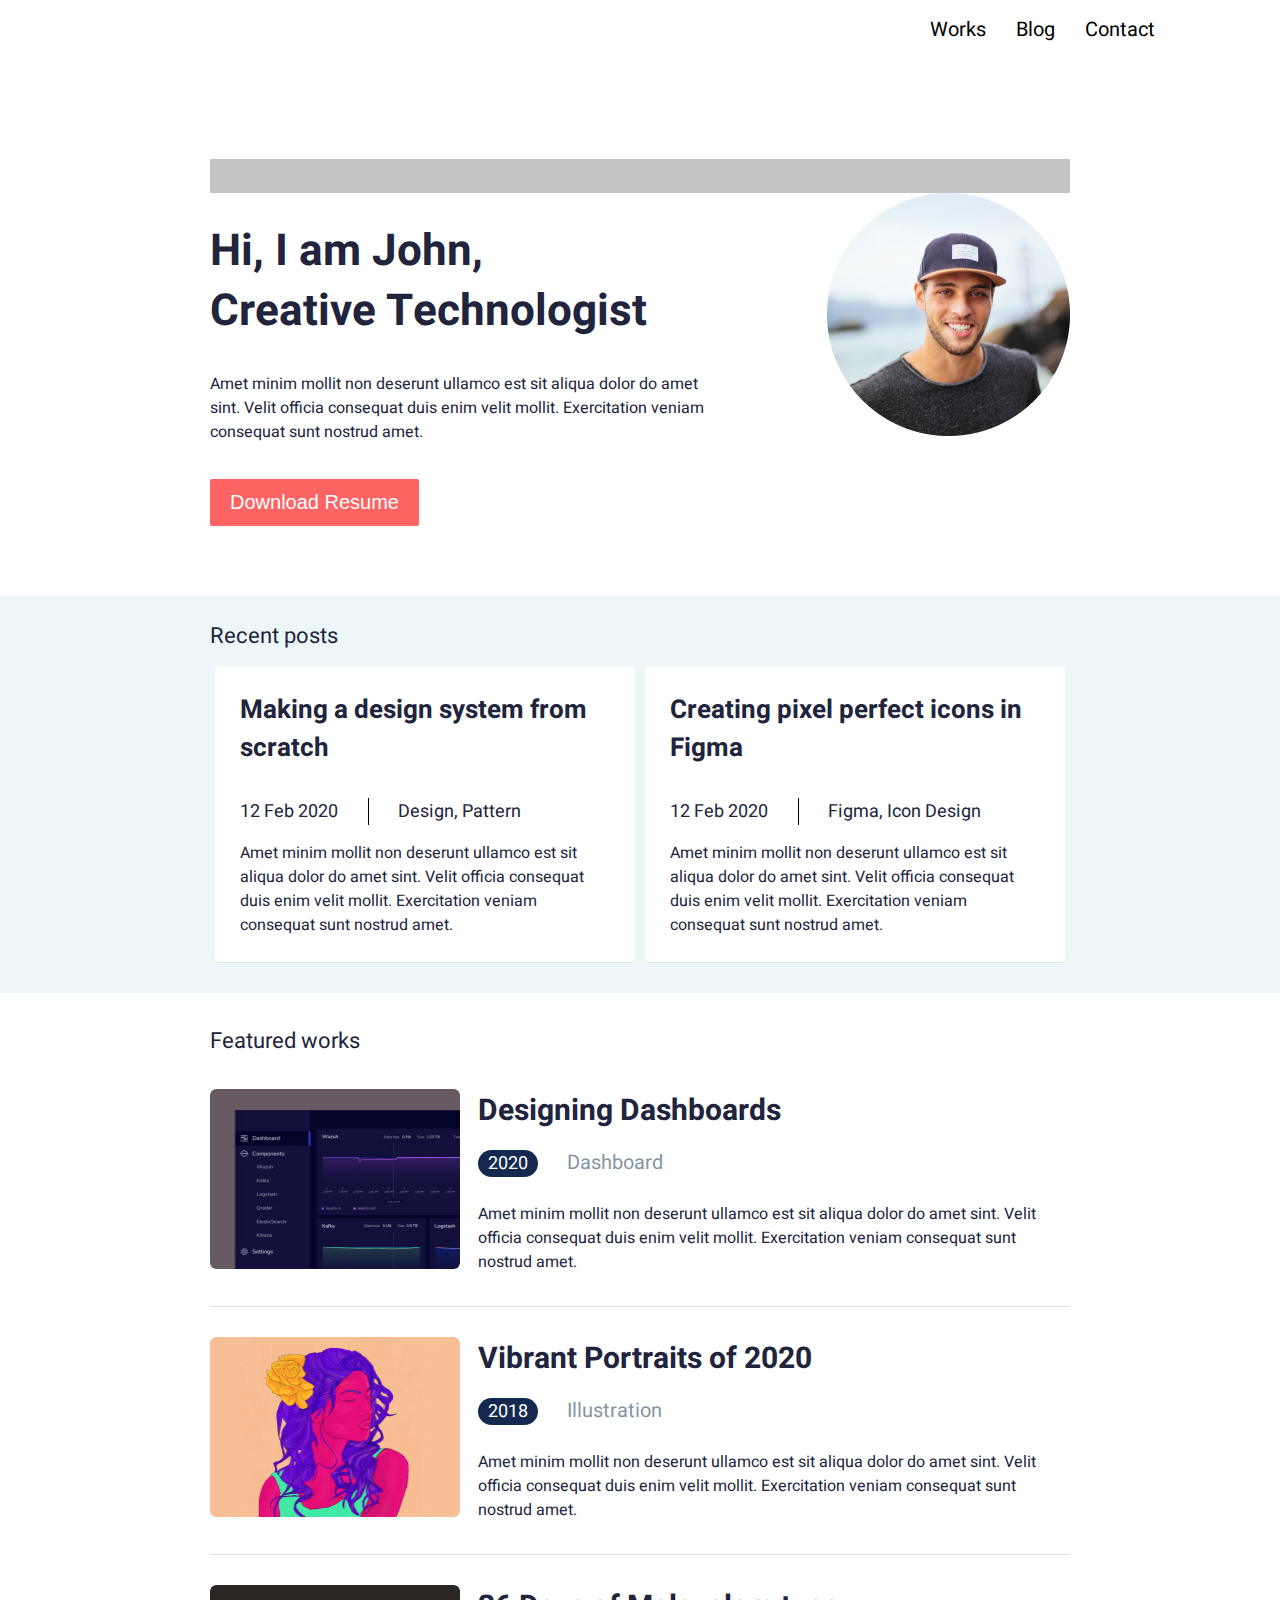
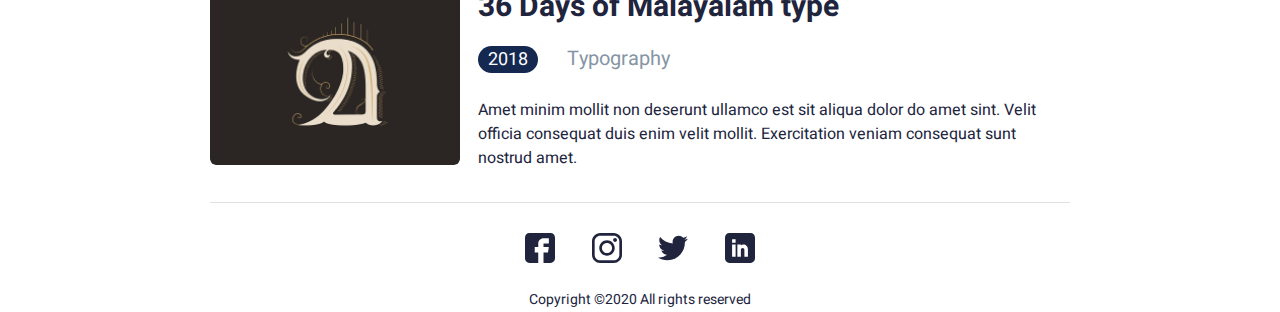
<file: index.html>
<!DOCTYPE html>
<html lang="en">
<head>
    <meta charset="UTF-8">
    <meta http-equiv="X-UA-Compatible" content="IE=edge">
    <meta name="viewport" content="width=device-width, initial-scale=1.0">
    <title>Document</title>
    <link rel="preconnect" href="https://fonts.googleapis.com">
    <link rel="preconnect" href="https://fonts.gstatic.com" crossorigin>
    <link href="https://fonts.googleapis.com/css2?family=Heebo:wght@400;700&display=swap" rel="stylesheet">
    <link rel="stylesheet" href="style.css">
</head>
<body>
    <header>
        
        <nav class="menu">
            <button class="burger"></button>
            <a href="works.html">Works</a>
            <a href="blog.html">Blog</a>
            <a href="#">Contact</a>
        </nav>
        <div class="container about-user">
            <div>
                <h1>Hi, I am John,<br>
                Creative Technologist</h1>
                <p>Amet minim mollit non deserunt ullamco est sit aliqua dolor do amet sint. Velit officia consequat duis enim velit mollit. Exercitation veniam consequat sunt nostrud amet.</p>
                <button class="btn">Download Resume</button>
            </div>
            <img src="images/my-photo.jpg" alt="photo">
        </div>
    </header>

    <section class="section-posts">
        <div class="container">
            <h2>Recent posts</h2>
            <div class="blocks-posts">
                <div class="post">
                    <h4><a href="#">Making a design system from scratch</a></h4>
                    <span class="date">12 Feb 2020</span>
                    <span class="topic">Design, Pattern</span>
                    <p>Amet minim mollit non deserunt ullamco est sit aliqua dolor do amet sint. Velit officia consequat duis enim velit
                    mollit. Exercitation veniam consequat sunt nostrud amet.</p>
                </div>
                <!-- ./post -->
                <div class="post">
                    <h4><a href="#">Creating pixel perfect icons in Figma</a></h4>
                    <span class="date">12 Feb 2020</span>
                    <span class="topic">Figma, Icon Design</span>
                    <p>Amet minim mollit non deserunt ullamco est sit aliqua dolor do amet sint. Velit officia consequat duis enim velit
                    mollit. Exercitation veniam consequat sunt nostrud amet.</p>
                </div>
                <!-- ./post -->
                
            </div>
        </div>
    </section>

    <section>
        <div class="container">
            <h2>Featured works</h2>
            <div class="featured-works">
                <div class="work">
                    <a href="./works-pages/article-page.html">
                        <img src="images/1.jpg" alt="image">
                    </a>
                    <div class="descpition">
                        <h3>
                            <a href="./works-pages/article-page.html">Designing Dashboards</a>
                        </h3>
                        <span class="badge">2020</span>
                        <span class="topic">Dashboard</span>
                        <p>Amet minim mollit non deserunt ullamco est sit aliqua dolor do amet sint. Velit officia consequat duis enim velit
                        mollit. Exercitation veniam consequat sunt nostrud amet.</p>
                    </div>
                    <!-- /.descpition -->
                </div>
                <!-- /.work -->
                <div class="work">
                    <a href="./works-pages/article-page1.html">
                        <img src="images/2.jpg" alt="image">
                    </a>
                    <div class="descpition">
                        <h3>
                            <a href="./works-pages/article-page1.html">Vibrant Portraits of 2020</a>
                        </h3>
                        <span class="badge">2018</span>
                        <span class="topic">Illustration</span>
                        <p>Amet minim mollit non deserunt ullamco est sit aliqua dolor do amet sint. Velit officia consequat duis enim velit
                        mollit. Exercitation veniam consequat sunt nostrud amet.</p>
                    </div>
                    <!-- /.descpition -->
                </div>
                <!-- /.work -->
                <div class="work">
                    <a href="./works-pages/article-page2.html">
                        <img src="images/3.jpg" alt="image">
                    </a>
                    <div class="descpition">
                        <h3>
                            <a href="./works-pages/article-page2.html">36 Days of Malayalam type</a>
                        </h3>
                        <span class="badge">2018</span>
                        <span class="topic">Typography</span>
                        <p>Amet minim mollit non deserunt ullamco est sit aliqua dolor do amet sint. Velit officia consequat duis enim velit
                        mollit. Exercitation veniam consequat sunt nostrud amet.</p>
                    </div>
                    <!-- /.descpition -->
                </div>
                <!-- /.work -->
            </div>
            <!-- /.featured-works -->
        </div>
    </section>

    <footer>
        <div class="socials">
            <a href="https://www.facebook.com/nataliia.lebiha" class="icon fb"></a>
            <a href="https://www.instagram.com/natali_lebiga/?igshid=ZDdkNTZiNTM%3D" class="icon inst"></a>
            <a href="https://twitter.com/Izabell85244090" class="icon tw"></a>
            <a href="https://www.linkedin.com/in/nataliia-lebiha/" class="icon in"></a>
        </div>
        <p>Copyright ©2020 All rights reserved</p>
    </footer>

</body>
</html>
</file>
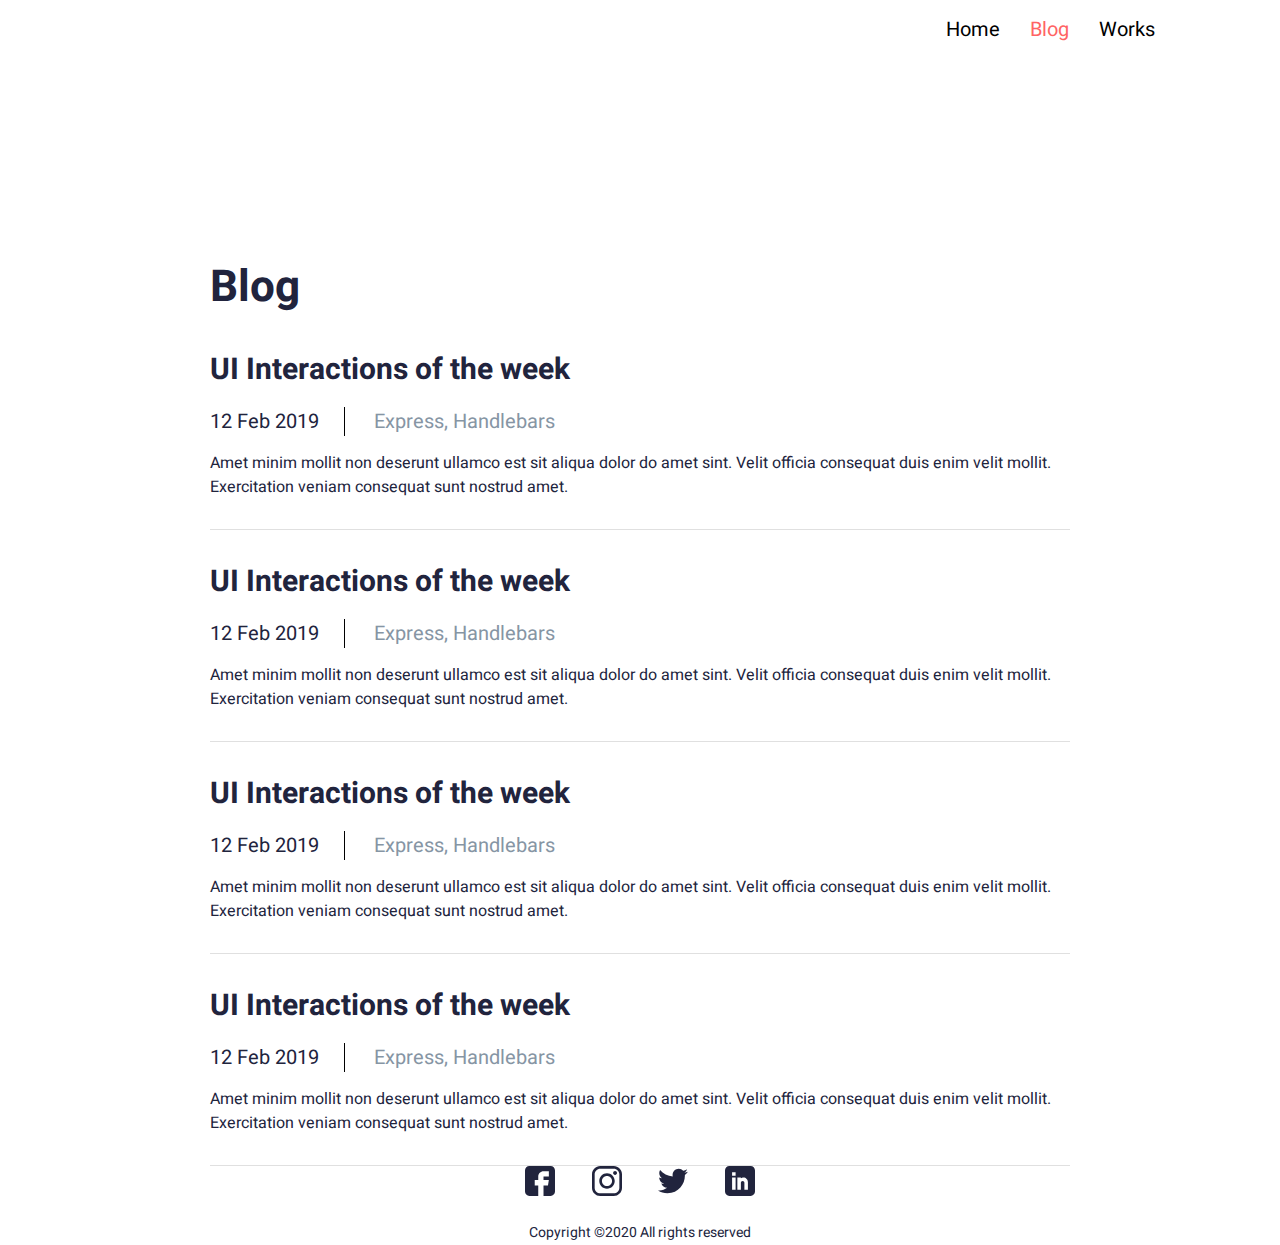
<file: blog.html>
<!DOCTYPE html>
<html lang="en">

<head>
    <meta charset="UTF-8">
    <meta http-equiv="X-UA-Compatible" content="IE=edge">
    <meta name="viewport" content="width=device-width, initial-scale=1.0">
    <title>Document</title>
    <link rel="preconnect" href="https://fonts.googleapis.com">
    <link rel="preconnect" href="https://fonts.gstatic.com" crossorigin>
    <link href="https://fonts.googleapis.com/css2?family=Heebo:wght@400;700&display=swap" rel="stylesheet">
    <link rel="stylesheet" href="style.css">
</head>

<body>
    <header>
        <nav class="menu">
            <button class="burger"></button>
            <a href="/">Home</a>
            <a href="#" class="active">Blog</a>
            <a href="works.html">Works</a>
        </nav>
      
    </header>
    
    <section>
        <div class="container">
            <h1>Blog</h1>
            <div class="posts-container">
                <div class="post">
                    <h3><a href="#"></a>UI Interactions of the week</h3>
                    <span class="date">12 Feb 2019</span>
                    <span class="topic">Express, Handlebars</span>
                    <p>Amet minim mollit non deserunt ullamco est sit aliqua dolor do amet sint. Velit officia consequat duis enim velit
                    mollit. Exercitation veniam consequat sunt nostrud amet.</p>   
                </div>
                <!--/.post-->
                <div class="post">
                    <h3><a href="#">UI Interactions of the week</a></h3>
                    <span class="date">12 Feb 2019</span>
                    <span class="topic">Express, Handlebars</span>
                    <p>Amet minim mollit non deserunt ullamco est sit aliqua dolor do amet sint. Velit officia consequat duis enim velit
                    mollit. Exercitation veniam consequat sunt nostrud amet.</p>
                </div>
                <!--/.post-->
                <div class="post">
                    <h3><a href="#">UI Interactions of the week</a></h3>
                    <span class="date">12 Feb 2019</span>
                    <span class="topic">Express, Handlebars</span>
                    <p>Amet minim mollit non deserunt ullamco est sit aliqua dolor do amet sint. Velit officia consequat duis enim velit
                    mollit. Exercitation veniam consequat sunt nostrud amet.</p>
                </div>
                <!--/.post-->
                <div class="post">
                    <h3><a href="#">UI Interactions of the week</a></h3>
                    <span class="date">12 Feb 2019</span>
                    <span class="topic">Express, Handlebars</span>
                    <p>Amet minim mollit non deserunt ullamco est sit aliqua dolor do amet sint. Velit officia consequat duis enim velit
                    mollit. Exercitation veniam consequat sunt nostrud amet.</p>
                </div>
                <!--/.post-->
            </div>
            <!--/.posts-container-->
        </div>
    </section>
    
    <footer>
        <div class="socials">
            <a href="https://www.facebook.com/nataliia.lebiha" class="icon fb"></a>
            <a href="https://www.instagram.com/natali_lebiga/?igshid=ZDdkNTZiNTM%3D" class="icon inst"></a>
            <a href="https://twitter.com/Izabell85244090" class="icon tw"></a>
            <a href="https://www.linkedin.com/in/nataliia-lebiha/" class="icon in"></a>
        </div>
        <p>Copyright ©2020 All rights reserved</p>
    </footer>
</body>

</html>
</file>
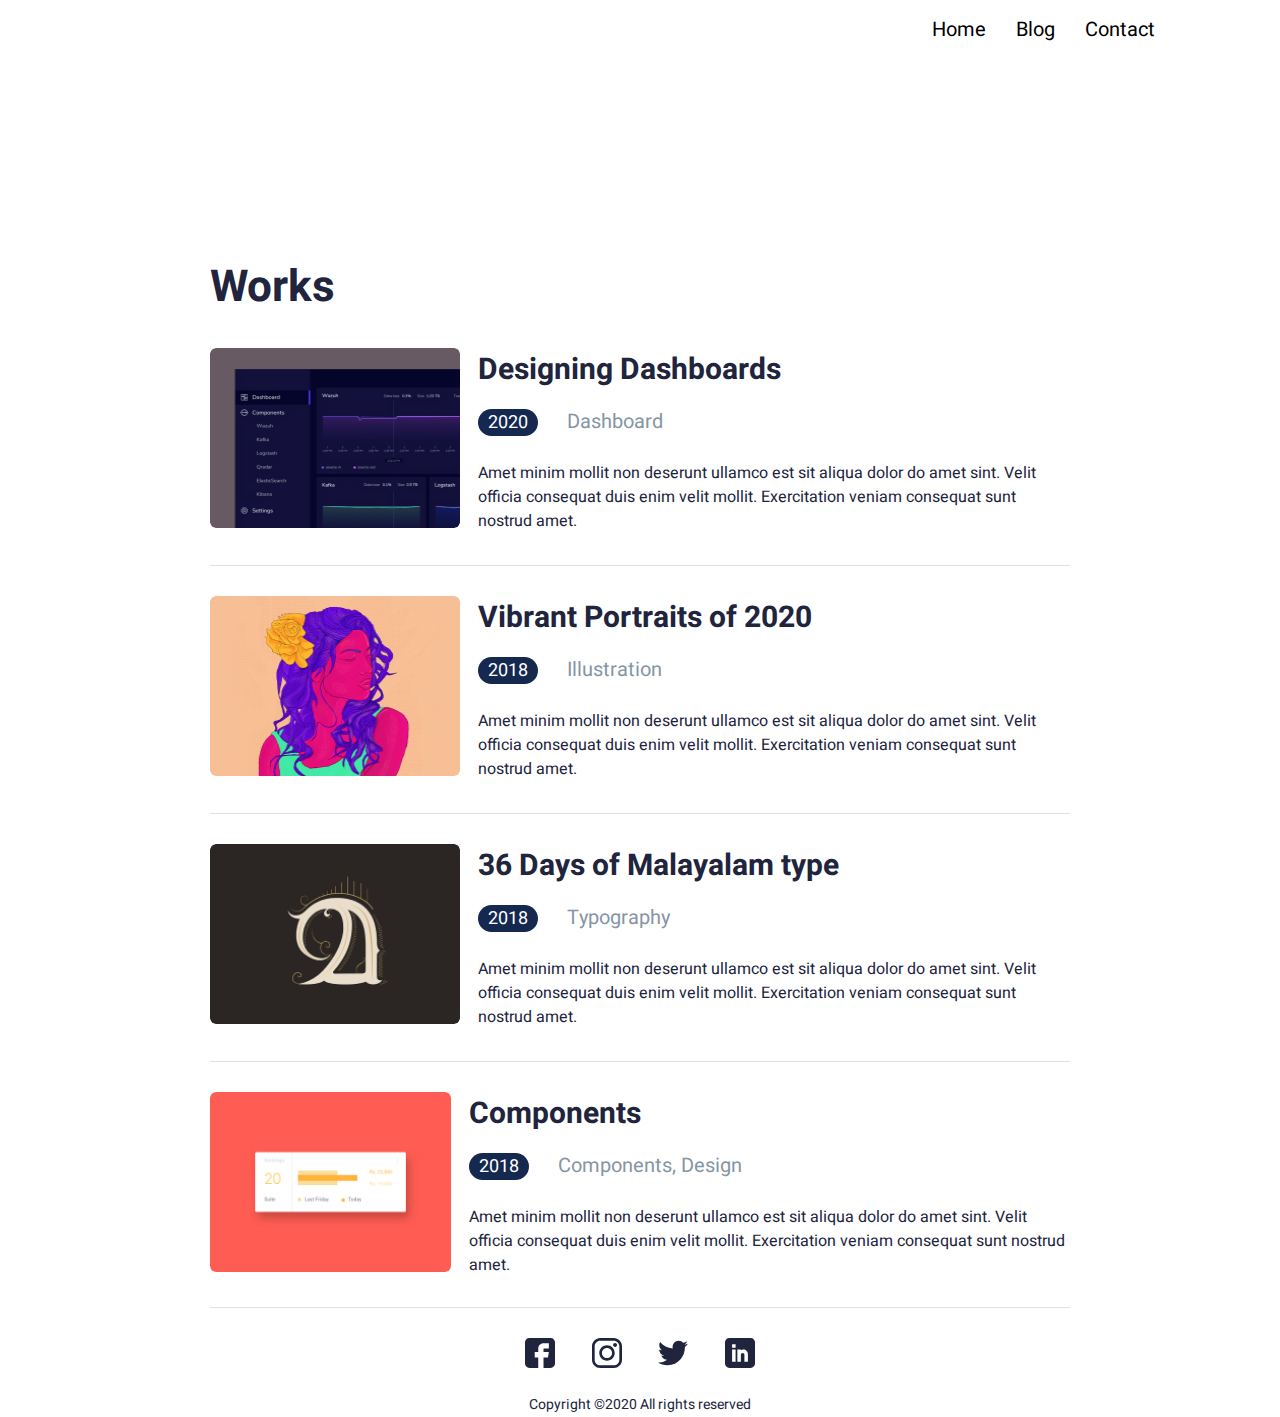
<file: works.html>
<!DOCTYPE html>
<html lang="en">
<head>
    <meta charset="UTF-8">
    <meta http-equiv="X-UA-Compatible" content="IE=edge">
    <meta name="viewport" content="width=device-width, initial-scale=1.0">
    <title>Document</title>
    <link rel="preconnect" href="https://fonts.googleapis.com">
    <link rel="preconnect" href="https://fonts.gstatic.com" crossorigin>
    <link href="https://fonts.googleapis.com/css2?family=Heebo:wght@400;700&display=swap" rel="stylesheet">
    <link rel="stylesheet" href="style.css">
</head>
<body>
    <header>

        <nav class="menu">
            <button class="burger"></button>
            <a href="/">Home</a>
            <a href="blog.html">Blog</a>
            <a href="#">Contact</a>
        </nav>
    </header>
    <section class="works-page">
        <div class="container">
            <h1>Works</h1>
            <div class="featured-works">
                <div class="work">
                    <a href="works-pages/article-page.html">
                        <img src="images/1.jpg" alt="image">
                    </a>
                    <div class="descpition">
                        <h3>
                            <a href="works-pages/article-page.html">Designing Dashboards</a>
                        </h3>
                        <span class="badge">2020</span>
                        <span class="topic">Dashboard</span>
                        <p>Amet minim mollit non deserunt ullamco est sit aliqua dolor do amet sint. Velit officia consequat duis enim velit
                        mollit. Exercitation veniam consequat sunt nostrud amet.</p>
                    </div>
                    <!-- /.descpition -->
                </div>
                <!-- /.work -->
                <div class="work">
                    <a href="works-pages/article-page1.html">
                        <img src="images/2.jpg" alt="image">
                    </a>
                    <div class="descpition">
                        <h3>
                            <a href="works-pages/article-page1.html">Vibrant Portraits of 2020</a>
                        </h3>
                        <span class="badge">2018</span>
                        <span class="topic">Illustration</span>
                        <p>Amet minim mollit non deserunt ullamco est sit aliqua dolor do amet sint. Velit officia consequat duis enim velit
                        mollit. Exercitation veniam consequat sunt nostrud amet.</p>
                    </div>
                    <!-- /.descpition -->
                </div>
                <!-- /.work -->
                <div class="work">
                    <a href="works-pages/article-page2.html">
                        <img src="images/3.jpg" alt="image">
                    </a>
                    <div class="descpition">
                        <h3>
                            <a href="works-pages/article-page2.html">36 Days of Malayalam type</a>
                        </h3>
                        <span class="badge">2018</span>
                        <span class="topic">Typography</span>
                        <p>Amet minim mollit non deserunt ullamco est sit aliqua dolor do amet sint. Velit officia consequat duis enim velit
                        mollit. Exercitation veniam consequat sunt nostrud amet.</p>
                    </div>
                    <!-- /.descpition -->
                </div>
                <!-- /.work -->
                <div class="work">
                    <img src="images/4.jpg" alt="image">
                    <div class="descpition">
                        <h3>Components</h3>
                        <span class="badge">2018</span>
                        <span class="topic">Components, Design</span>
                        <p>Amet minim mollit non deserunt ullamco est sit aliqua dolor do amet sint. Velit officia consequat duis enim velit
                        mollit. Exercitation veniam consequat sunt nostrud amet.</p>
                    </div>
                    <!-- /.descpition -->
                </div>
                <!-- /.work -->
            </div>
            <!-- /.featured-works -->
        </div>
    </section>

    <footer>
        <div class="socials">
            <a href="https://www.facebook.com/nataliia.lebiha" class="icon fb"></a>
            <a href="https://www.instagram.com/natali_lebiga/?igshid=ZDdkNTZiNTM%3D" class="icon inst"></a>
            <a href="https://twitter.com/Izabell85244090" class="icon tw"></a>
            <a href="https://www.linkedin.com/in/nataliia-lebiha/" class="icon in"></a>
        </div>
        <p>Copyright ©2020 All rights reserved</p>
    </footer>
</body>
</html>
</file>
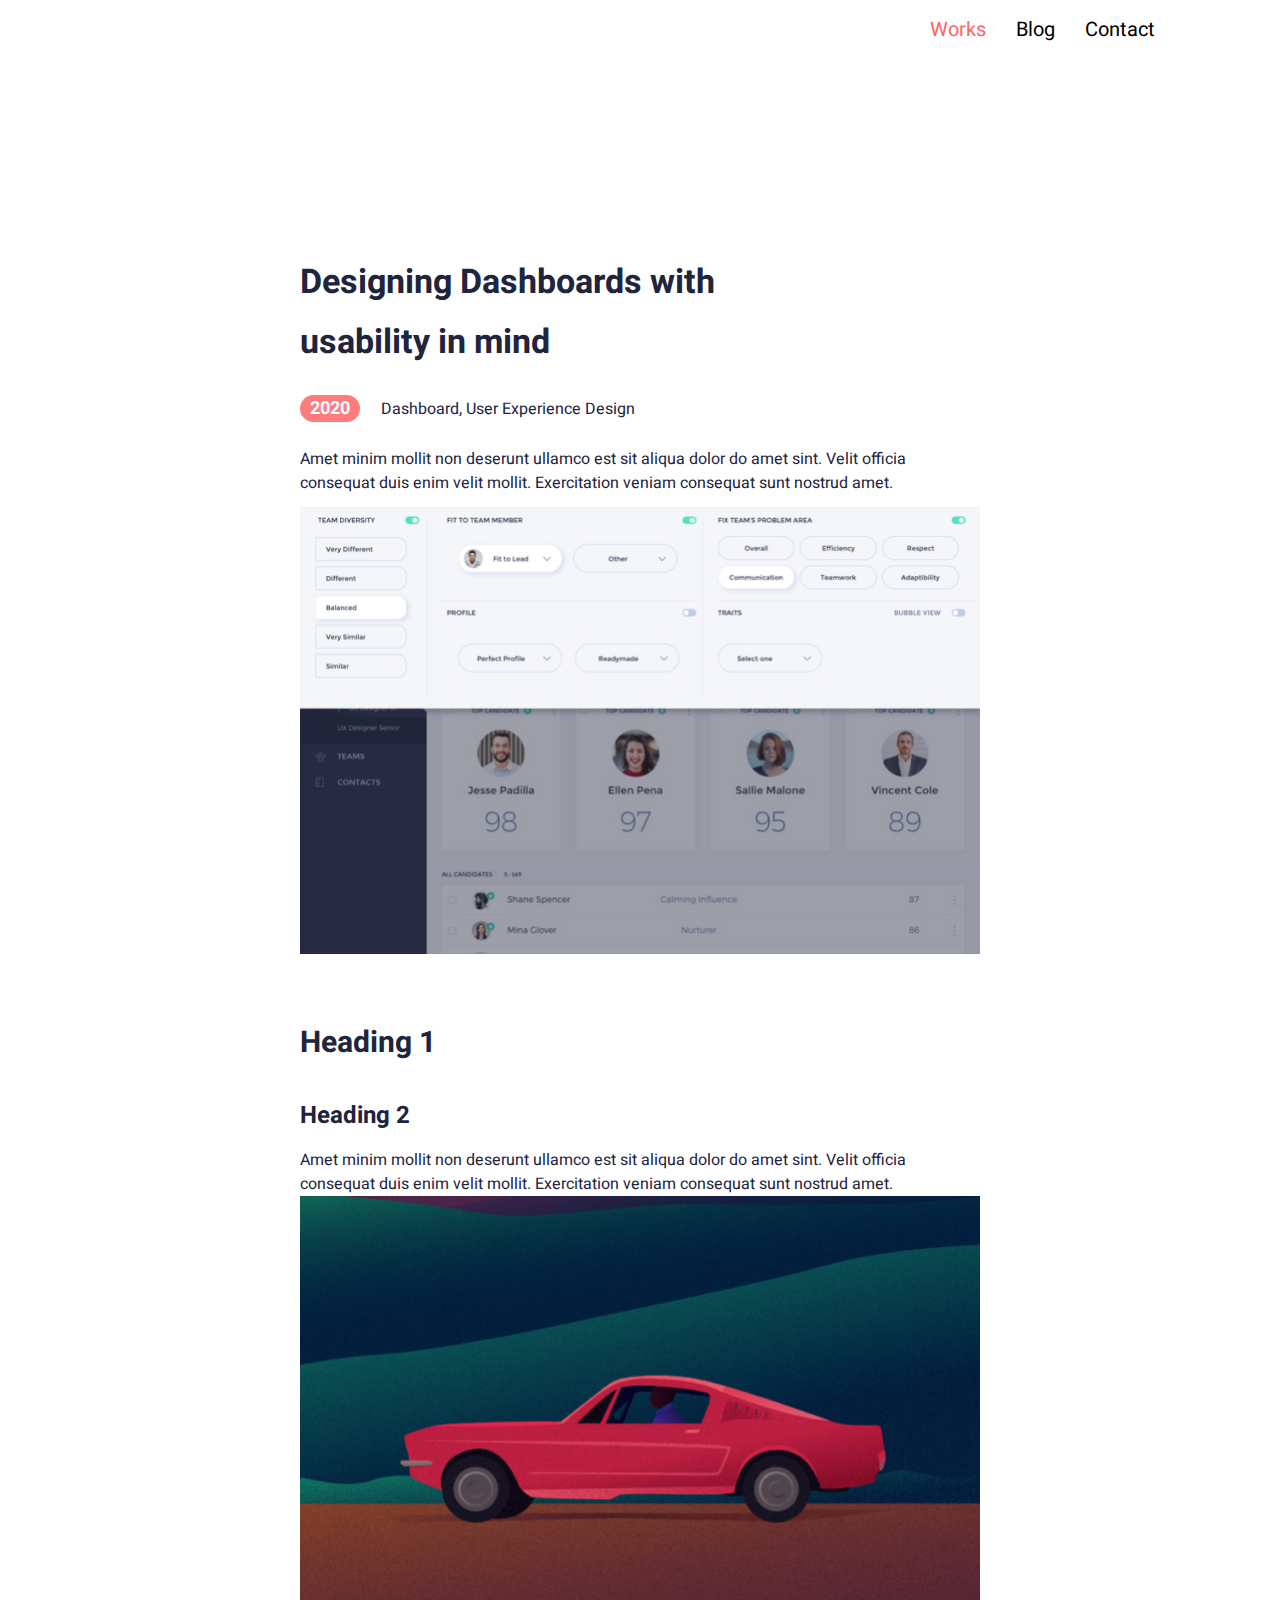
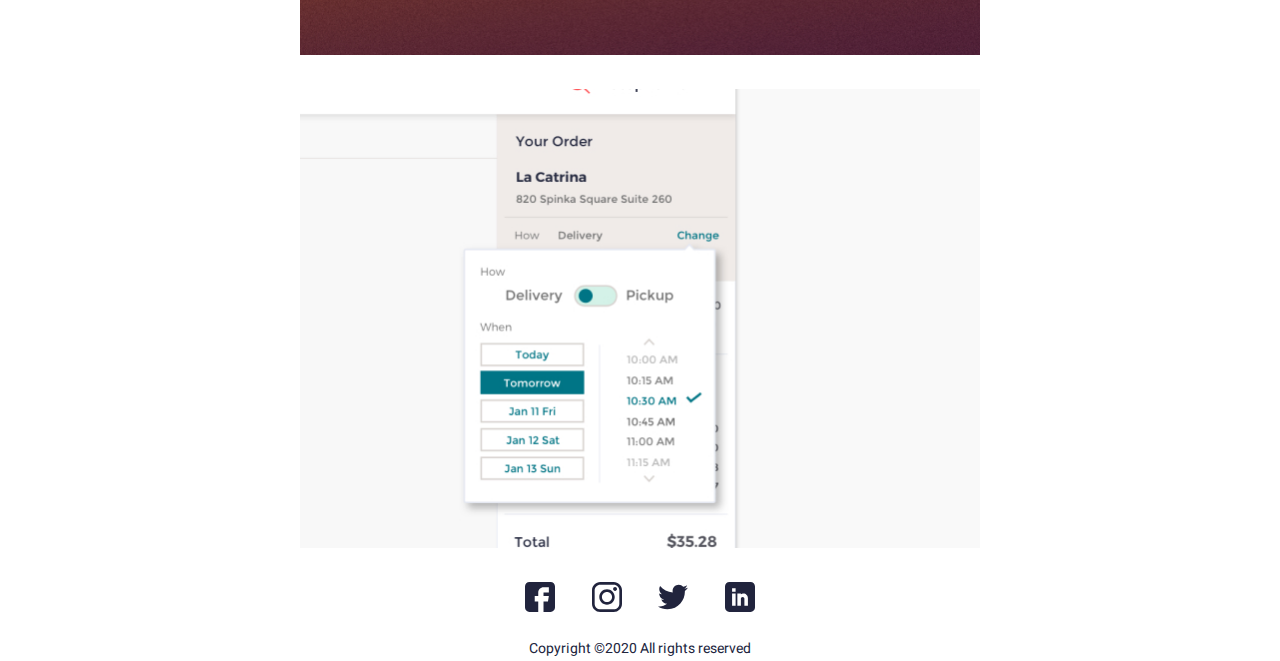
<file: works-pages/article-page.html>
<!DOCTYPE html>
<html lang="en">

<head>
    <meta charset="UTF-8">
    <meta http-equiv="X-UA-Compatible" content="IE=edge">
    <meta name="viewport" content="width=device-width, initial-scale=1.0">
    <title>Document</title>
    <link rel="preconnect" href="https://fonts.googleapis.com">
    <link rel="preconnect" href="https://fonts.gstatic.com" crossorigin>
    <link href="https://fonts.googleapis.com/css2?family=Heebo:wght@400;700&display=swap" rel="stylesheet">
    <link rel="stylesheet" href="../style.css">
</head>

<body>
    <header>

        <nav class="menu">
            <button class="burger"></button>
            <a href="#" class="active">Works</a>
            <a href="#">Blog</a>
            <a href="#">Contact</a>
        </nav>
        
    </header>
    <section class="article-page">
        <div class="container">
            <h1>Designing Dashboards with usability in mind</h1>
            <span class="article-badge">2020</span>
            <span class="article">Dashboard, User Experience Design</span>
            <p>Amet minim mollit non deserunt ullamco est sit aliqua dolor do amet sint. Velit officia consequat duis enim velit
            mollit. Exercitation veniam consequat sunt nostrud amet.</p>
            <img src="../images/article1.jpg" alt="image">
            <h2>Heading 1</h2>
            <h3>Heading 2</h3>
            <p>Amet minim mollit non deserunt ullamco est sit aliqua dolor do amet sint. Velit officia consequat duis enim velit
            mollit. Exercitation veniam consequat sunt nostrud amet.</p>
            <img src="../images/article2.jpg" alt="image">
            <img src="../images/article3.jpg" alt="image">
        </div>
    </section>

    <footer>
        <div class="socials">
            <a href="https://www.facebook.com/nataliia.lebiha" class="icon fb"></a>
            <a href="https://www.instagram.com/natali_lebiga/?igshid=ZDdkNTZiNTM%3D" class="icon inst"></a>
            <a href="https://twitter.com/Izabell85244090" class="icon tw"></a>
            <a href="https://www.linkedin.com/in/nataliia-lebiha/" class="icon in"></a>
        </div>
        <p>Copyright ©2020 All rights reserved</p>
    </footer>
</body>

</html>
</file>
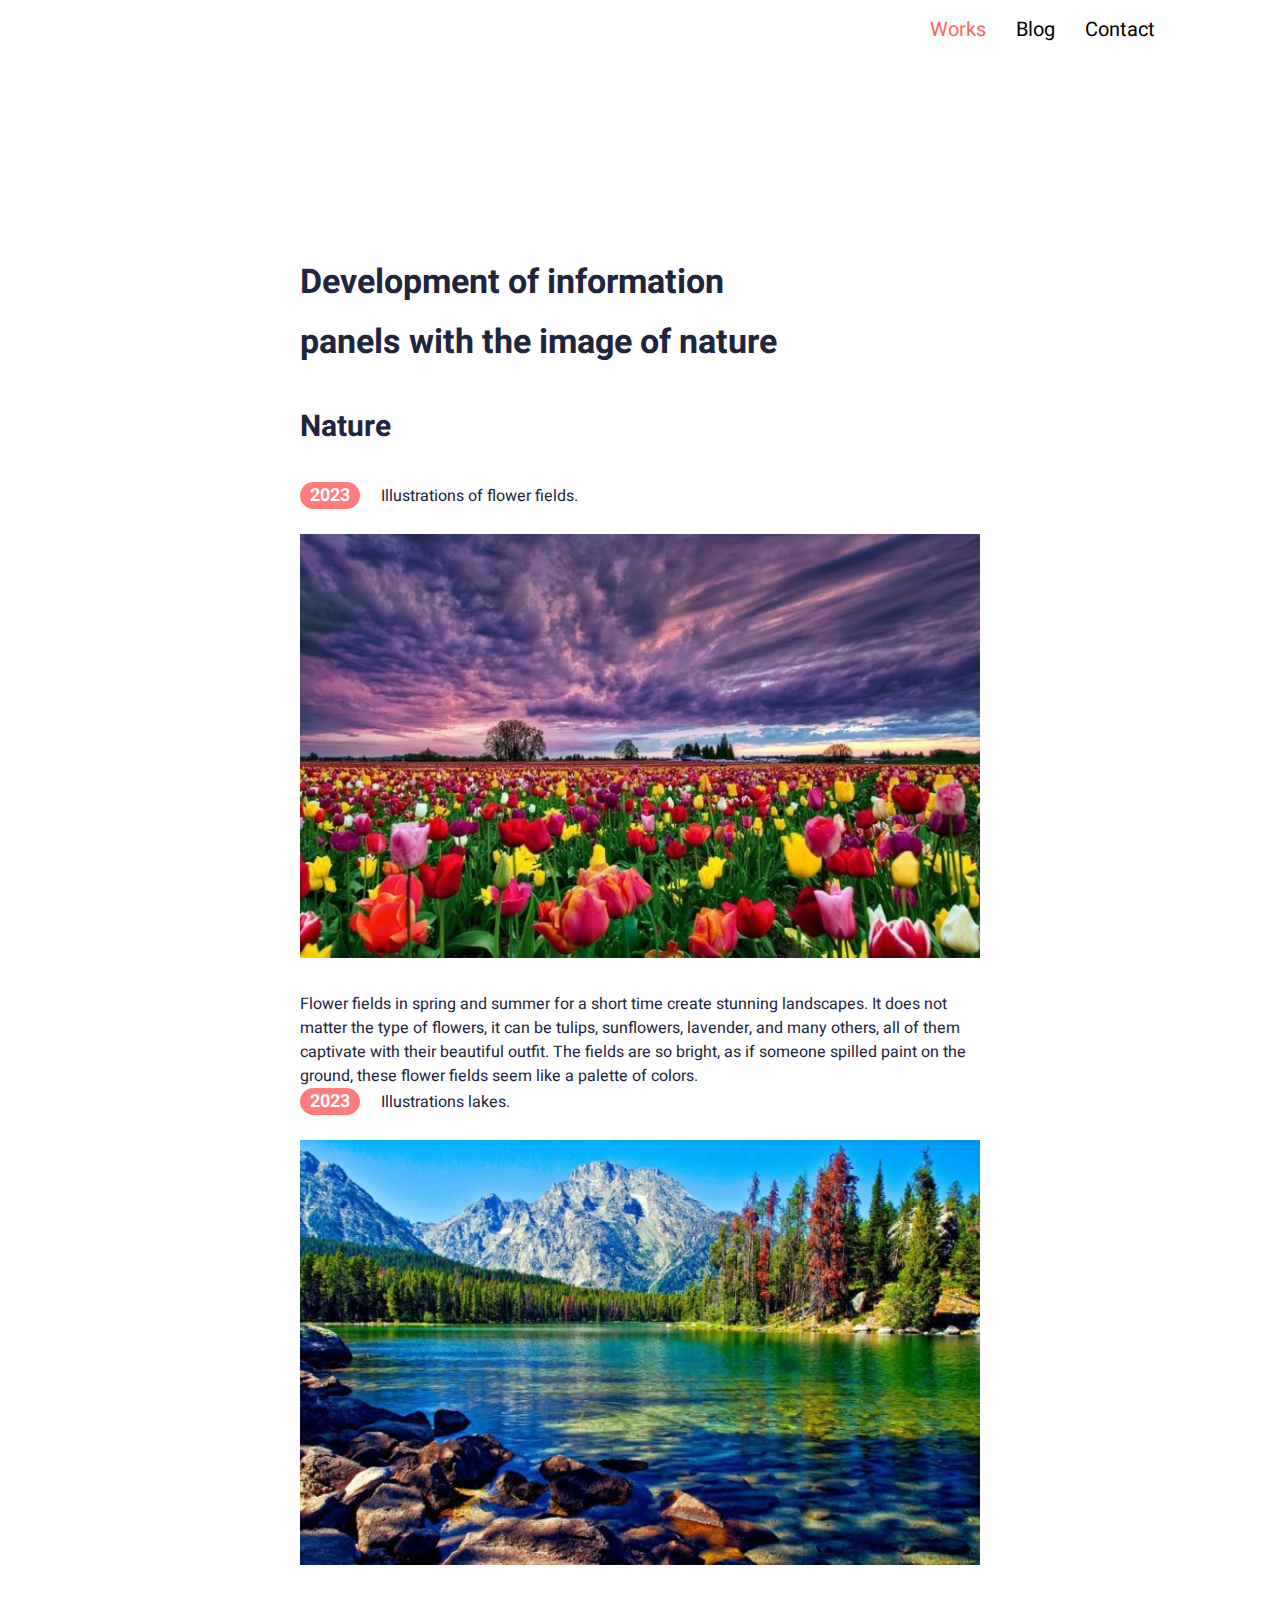
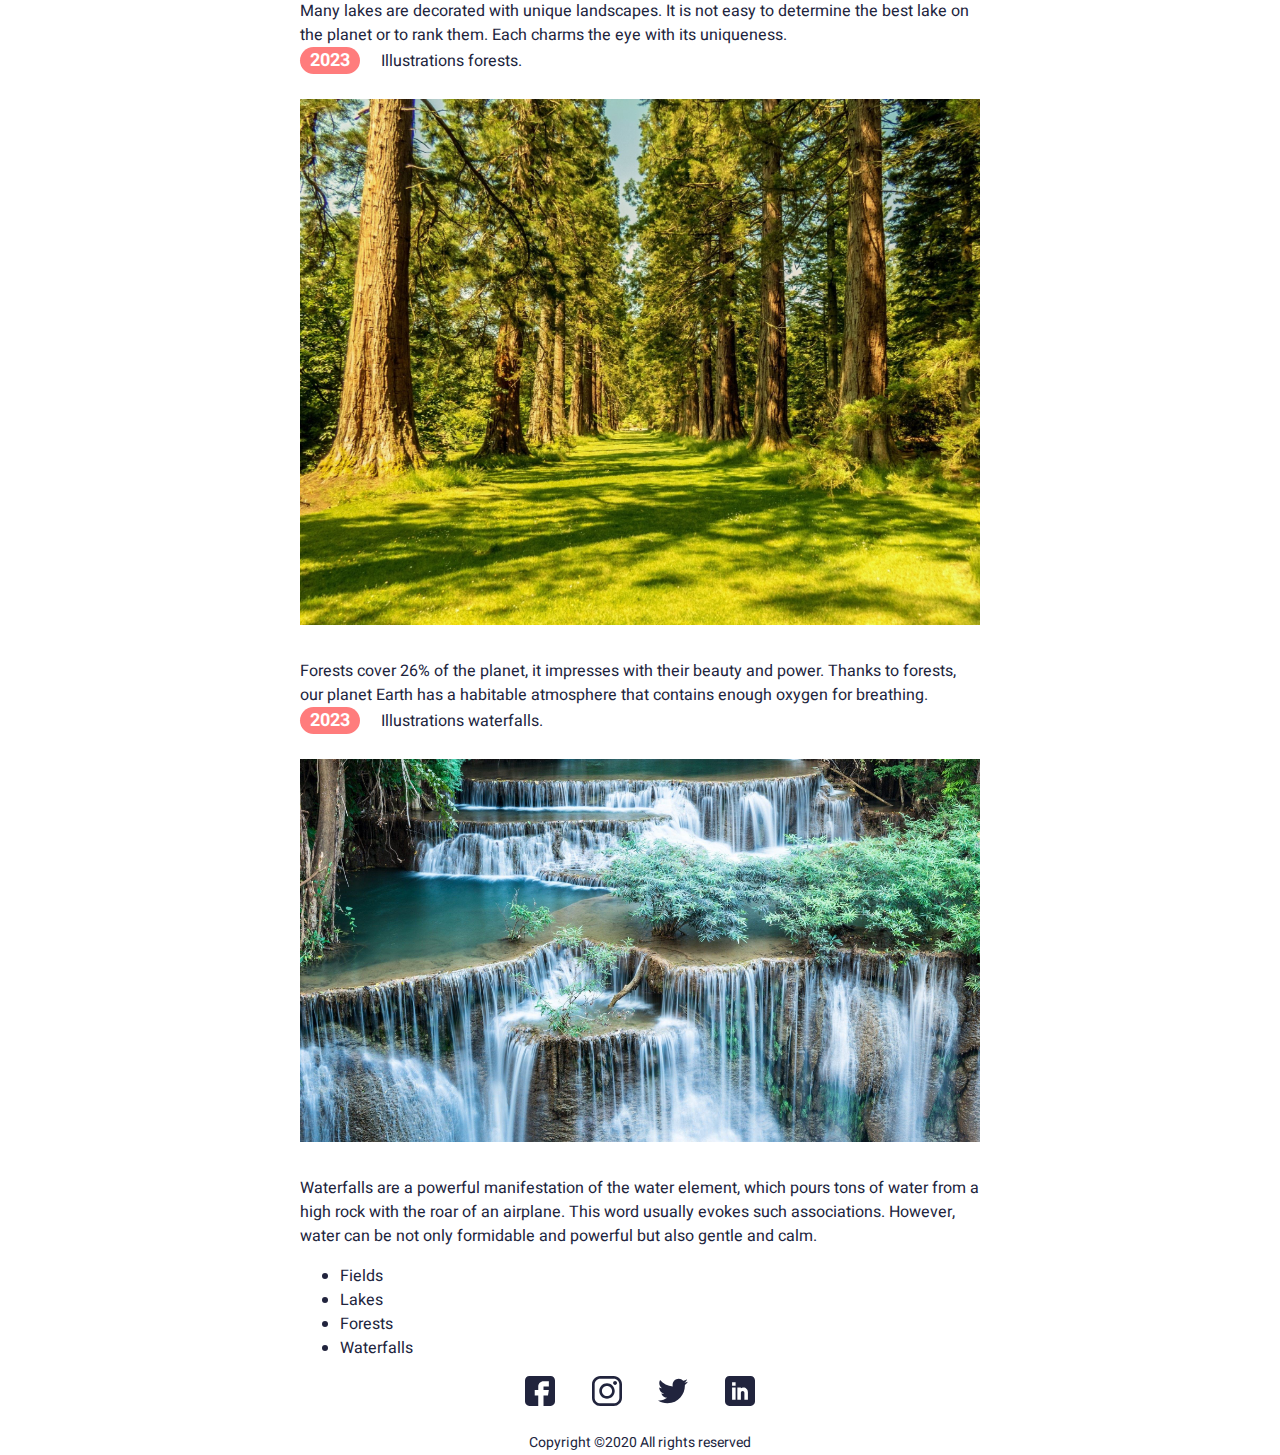
<file: works-pages/article-page1.html>
<!DOCTYPE html>
<html lang="en">

<head>
    <meta charset="UTF-8">
    <meta http-equiv="X-UA-Compatible" content="IE=edge">
    <meta name="viewport" content="width=device-width, initial-scale=1.0">
    <title>Document</title>
    <link rel="preconnect" href="https://fonts.googleapis.com">
    <link rel="preconnect" href="https://fonts.gstatic.com" crossorigin>
    <link href="https://fonts.googleapis.com/css2?family=Heebo:wght@400;700&display=swap" rel="stylesheet">
    <link rel="stylesheet" href="../style.css">
</head>

<body>
    <header>

        <nav class="menu">
            <button class="burger"></button>
            <a href="#" class="active">Works</a>
            <a href="#">Blog</a>
            <a href="#">Contact</a>
        </nav>

    </header>
    <section class="article-page">
        <div class="container">
            <h1>Development of information panels with the image of nature</h1>
            <h2>Nature</h2>
            <span class="article-badge">2023</span>
            <span class="article">Illustrations of flower fields.</span>            
            <img src="../images/works-images/nature1.jpg" alt="image">
            <p>Flower fields in spring and summer for a short time create stunning landscapes. It does not matter the type of flowers,
            it can be tulips, sunflowers, lavender, and many others, all of them captivate with their beautiful outfit. The fields
            are so bright, as if someone spilled paint on the ground, these flower fields seem like a palette of colors.</p>

            <span class="article-badge">2023</span>
            <span class="article">Illustrations lakes.</span>
            <img src="../images/works-images/nature2.jpg" alt="image">
            <p>Many lakes are decorated with unique landscapes. It is not easy to determine the best lake on the planet or to rank
            them. Each charms the eye with its uniqueness.</p>

            <span class="article-badge">2023</span>
            <span class="article">Illustrations forests.</span>
            <img src="../images/works-images/nature3.jpg" alt="image">
            <p>Forests cover 26% of the planet, it impresses with their beauty and power. Thanks to forests, our planet Earth has a
            habitable atmosphere that contains enough oxygen for breathing.</p>

            <span class="article-badge">2023</span>
            <span class="article">Illustrations waterfalls.</span>
            <img src="../images/works-images/nature4.jpg" alt="image">
            <p>Waterfalls are a powerful manifestation of the water element, which pours tons of water from a high rock with the roar
            of an airplane. This word usually evokes such associations. However, water can be not only formidable and powerful but
            also gentle and calm.</p>
            <ul>
                <li>Fields</li>
                <li>Lakes</li>
                <li>Forests</li>
                <li>Waterfalls</li>
            </ul>
        </div>
    </section>

    <footer>
        <div class="socials">
            <a href="https://www.facebook.com/nataliia.lebiha" class="icon fb"></a>
            <a href="https://www.instagram.com/natali_lebiga/?igshid=ZDdkNTZiNTM%3D" class="icon inst"></a>
            <a href="https://twitter.com/Izabell85244090" class="icon tw"></a>
            <a href="https://www.linkedin.com/in/nataliia-lebiha/" class="icon in"></a>
        </div>
        <p>Copyright ©2020 All rights reserved</p>
    </footer>
</body>

</html>
</file>
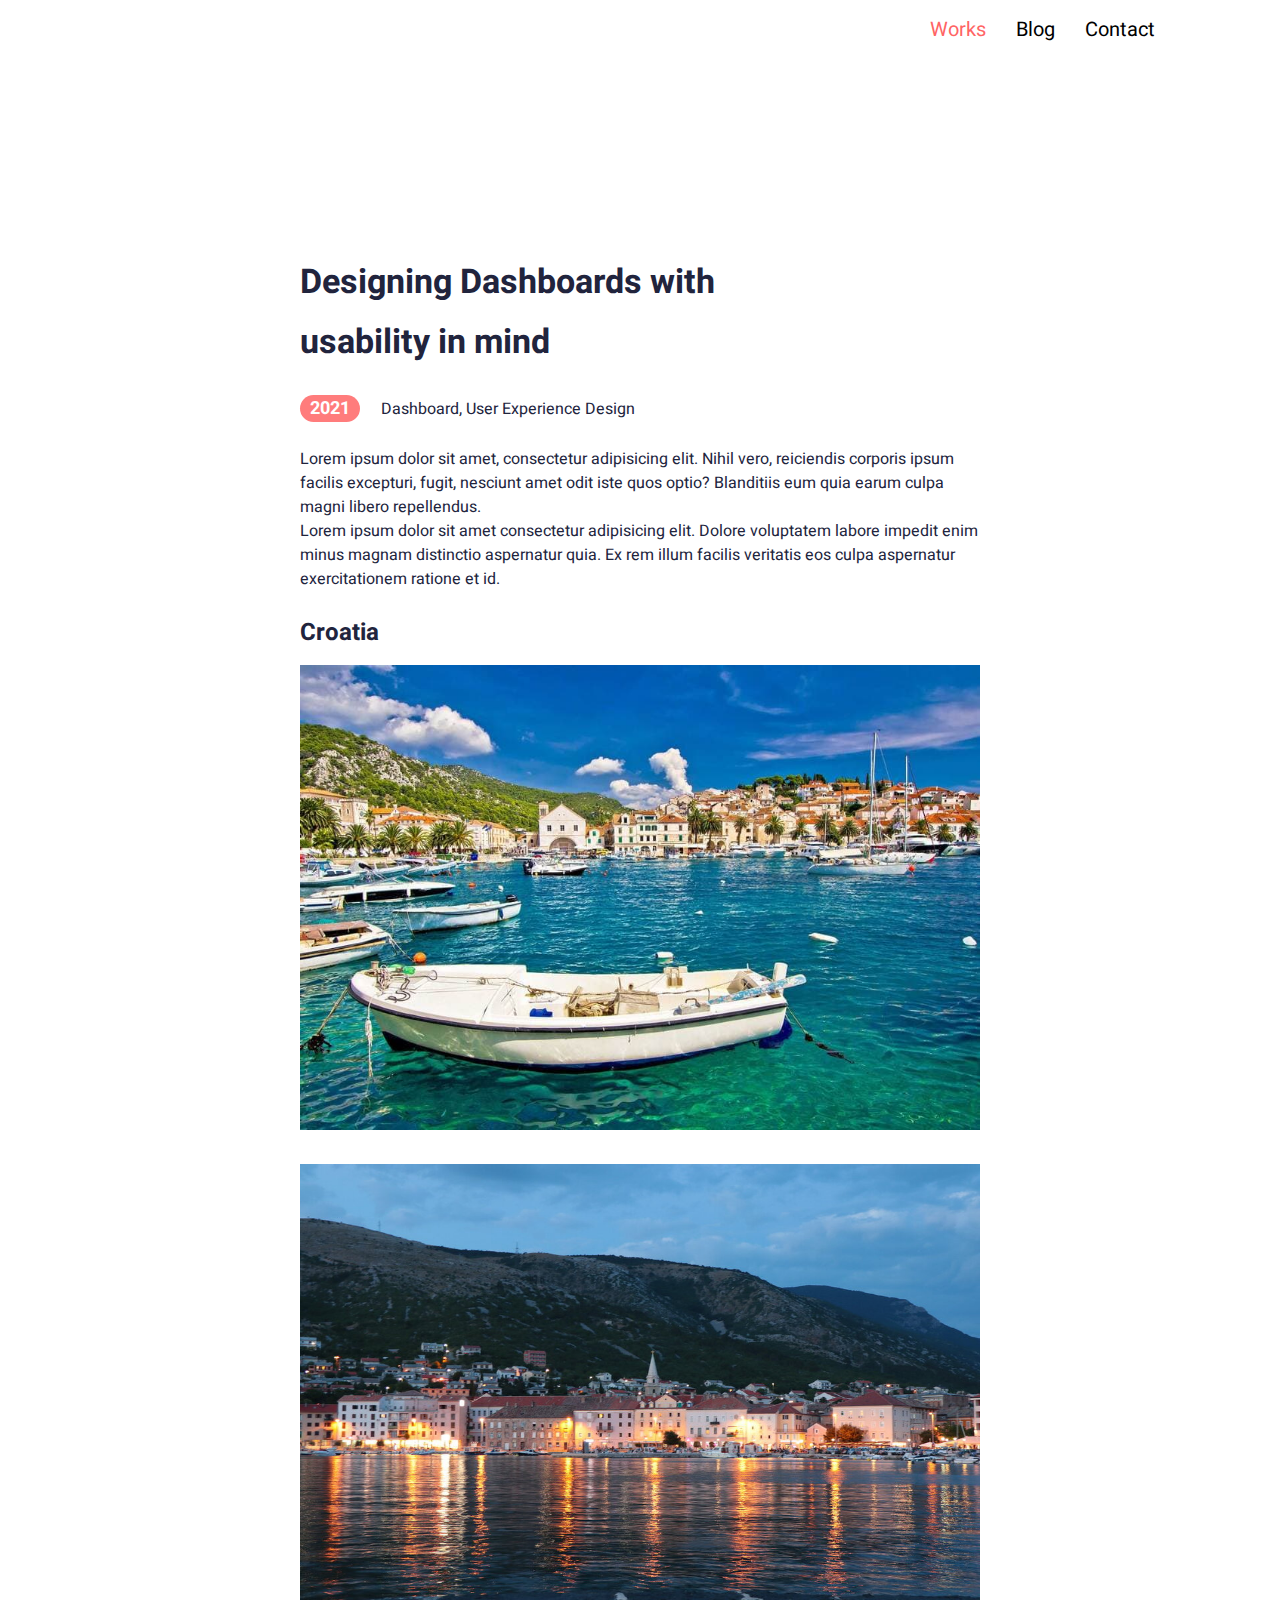
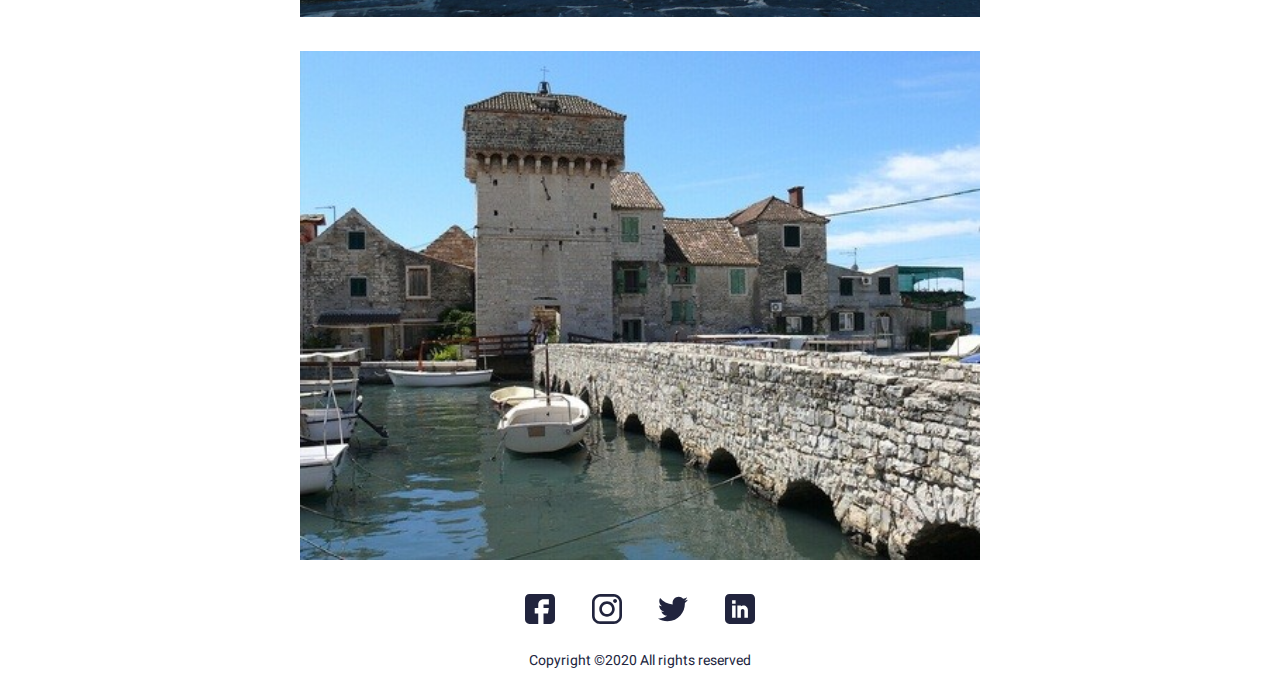
<file: works-pages/article-page2.html>
<!DOCTYPE html>
<html lang="en">

<head>
    <meta charset="UTF-8">
    <meta http-equiv="X-UA-Compatible" content="IE=edge">
    <meta name="viewport" content="width=device-width, initial-scale=1.0">
    <title>Document</title>
    <link rel="preconnect" href="https://fonts.googleapis.com">
    <link rel="preconnect" href="https://fonts.gstatic.com" crossorigin>
    <link href="https://fonts.googleapis.com/css2?family=Heebo:wght@400;700&display=swap" rel="stylesheet">
    <link rel="stylesheet" href="../style.css">
</head>

<body>
    <header>

        <nav class="menu">
            <button class="burger"></button>
            <a href="#" class="active">Works</a>
            <a href="#">Blog</a>
            <a href="#">Contact</a>
        </nav>

    </header>
    <section class="article-page">
        <div class="container">
            <h1>Designing Dashboards with usability in mind</h1>
            <span class="article-badge">2021</span>
            <span class="article">Dashboard, User Experience Design</span>
            
            <p>Lorem ipsum dolor sit amet, consectetur adipisicing elit. Nihil vero, reiciendis corporis ipsum facilis excepturi, fugit, nesciunt amet odit iste quos optio? Blanditiis eum quia earum culpa magni libero repellendus.</p>
            <p>Lorem ipsum dolor sit amet consectetur adipisicing elit. Dolore voluptatem labore impedit enim minus magnam distinctio aspernatur quia. Ex rem illum facilis veritatis eos culpa aspernatur exercitationem ratione et id.</p>
            <h3>Croatia</h3>

            <img src="../images/works-images/croatia1.jpg" alt="image">
            <img src="../images/works-images/croatia2.jpg" alt="image">
            <img src="../images/works-images/croatia3.jpg" alt="image">
        </div>
    </section>

    <footer>
        <div class="socials">
            <a href="https://www.facebook.com/nataliia.lebiha" class="icon fb"></a>
            <a href="https://www.instagram.com/natali_lebiga/?igshid=ZDdkNTZiNTM%3D" class="icon inst"></a>
            <a href="https://twitter.com/Izabell85244090" class="icon tw"></a>
            <a href="https://www.linkedin.com/in/nataliia-lebiha/" class="icon in"></a>
        </div>
        <p>Copyright ©2020 All rights reserved</p>
    </footer>
</body>

</html>
</file>
<file: style.css>
* {
    box-sizing: border-box;
}
body {
    margin: 0;
    font-family: 'Heebo', sans-serif;
    color: #21243D;
}
      
.container {
    max-width: 860px;
    margin:    0 auto;
    /* border:    1px solid #000; */
}

h1 {
    font-weight: 700;
    font-size: 44px;
    line-height: 60px;
}

h2 {
    font-size: 22px;
    line-height: 60px;
    font-weight: normal;
}

h3 {
    font-size: 30px;
    margin-bottom: 15px;
}

h3 a {
    text-decoration: none;
    color: #21243D;
}

p {
    font-weight: 400;
    font-size: 16px;
    line-height: 24px;
    margin: 0;
}

.active {
    color: #FF6464!important;
}

/* COMMON STYLES END */

/* HEADER STYLES START */

header {
    padding-bottom: 70px;
}

.menu {
    display: flex;
    justify-content: flex-end;
    max-width: 1150px;
    /* border: 1px solid blue; */
    margin: 0 auto;
    padding: 0 45px;
    margin-bottom: 100px;
}

.menu a {
    padding: 15px;
    font-size: 20px;
    text-decoration: none;
    color: #000;
}

.about-user {
    display: flex;
    justify-content: space-between;
    border-top: 34px solid #C4C4C4;
}

.about-user div {
    width: 500px;
}

.about-user img {
    width:  243px;
    height: 243px;
}

.btn {
    background: #FF6464;
    border-radius: 2px;
    border: none;
    color: #fff;
    font-size: 20px;
    padding: 12px 20px;
    margin-top: 35px;
}

.burger {
    width: 30px;
    height: 20px;
    margin-left: auto;
    display: none;
    border: none;
    background-image: url('images/menu.svg');
    background-color: transparent;
    cursor: pointer;
}

@media (max-width: 768px){
    header {
        padding-bottom: 60px;
    }

    .menu{
        padding-top: 20px;
    }

    .menu a{
        display: none;
    }

    .burger{
        display: block;
    }

    .about-user{
        flex-direction: column;
        align-items: center;
        border: none;
    }

    .about-user div{
        order: 1;
        text-align: center;
        width: auto;
    }
    
    .about-user img{
        width: 180px;
        height: 180px;
        margin-bottom: 50px;
        box-shadow: -3px 10px 0 #EDF7FA;
        border-radius: 50%;
    }

    h1{
        font-size: 32px;
        line-height: 40px;
    }

    p{
        font-size: 16px;
        line-height: 24px;
    }
    
}

/* SECTION POSTS */
.section-posts {
    background: #EDF7FA;
    padding-bottom: 15px;
    padding-top: 10px;
}

.section-posts h2 {
    margin: 0;
}

.blocks-posts {
    display: flex;
    justify-content: space-around;
    flex-wrap: wrap;
}

h4 {
    margin: 0;
    font-size: 26px;
    line-height: 38px;
    margin-bottom: 30px;
}

h4 a {
    text-decoration: none;
    color: #21243D;
}

.blocks-posts .post {
    max-width: 420px;
    border-radius: 4px;
    background-color: #fff;
    padding: 25px;
    margin-bottom: 15px;
}

.blocks-posts span {
    font-size: 18px;
    color: #21243D;
    padding-right: 30px;
}

@media(max-width: 768px){   
    h4 {
       font-size: 22px; 
    }
    
    .blocks-posts span {
        font-size: 16px;
    }
}

/* SECTION POSTS END*/
/* BLOK PAGE */

.post {
    border-bottom: 1px solid #E0E0E0;
    padding-bottom: 30px;   
}

.post p{
    margin-top: 15px;
}

.date {
    font-size: 20px;
    border-right: 1px solid #000000;
    padding-right: 25px;
    line-height: 29px;
}

.topic {
    font-size: 20px;
    color: #8695A4;
    padding-left: 25px;
    line-height: 29px;
}

@media (max-width: 768px){

    .container {
        padding: 0 18px;
    } 

    h3{
        font-size: 26px;
    }

    .date {
        font-size: 16px;
        padding-right: 15px;
    }
    
    .topic {
        font-size: 16px;
        padding-left: 15px;
    }
}

/* FEATURED WORKS */

.work{
    /* border: 2px solid blue; */
    display: flex;
    padding-bottom: 30px;
    margin-bottom: 30px;
    border-bottom: 1px solid #E0E0E0;
}

.work img{
    border-radius: 6px;
    width: 250px;
    height: 180px;
    margin-right: 18px;
}

.work h3{
    margin-top: 0;
}

.badge{
    background-color: #142850;
    color: #fff;
    font-size: 18px;
    border-radius: 16px;
    padding: 0px 10px;
}

.work p{
    margin-top: 25px;
}

@media(max-width: 768px){
    .featured-works{
        display: flex;
        flex-direction: column;
        align-items: center;
    }

    h2{
        text-align: center;
    }

    .work{
        flex-direction: column;
        width: 345px;
    }

    .work img{
        width: 100%;
        margin-bottom: 10px;
    }

    .works-page h3{
        font-size: 24px;
    }
}

/* ARTICLE-PAGE */

.article-page .container {
   max-width: 680px;
}

.article-page h1 {
    font-size: 34px;
    max-width: 500px;
}

.article-badge {
    background: #FF7C7C;
    color: #fff;
    font-size: 18px;
    font-weight: bold;
    border-radius: 16px;
    padding: 0 10px;
    margin-right: 17px;
    margin-bottom: 25px;
    display: inline-block;
}

.article-topic {
    font-size: 20px;
}

.article-page img {
    width: 100%;
    margin-bottom: 27px;
}

.article-page h2 {
    font-size: 30px;
    font-weight: 700;
}

.article-page h3 {
    font-size: 24px;    
}

@media (max-width: 768px) {

    .article-page h1 {
        font-size: 30px;
    }

    .article-topic {
        font-size: 18px;
    }
   
    .article-page h2 {
        font-size: 26px;
        text-align: left;
    }

    .article-page h3 {
        font-size: 20px;
    }
}


footer {
    text-align: center;
    padding-top: 50px 0;
}

footer p {
    font-size: 14px;
}

.socials {
    /* border:  2px solid #000; */
    width:   230px;
    margin:  0 auto;
    display: flex;
    justify-content: space-between;
}

.socials a {
    width:  30px;
    height: 30px;
    margin-bottom: 25px;
    /* border: 1px solid green; */
}

.icon {
    background-size: 100% 100%;
    background-repeat: no-repeat;
}

.fb {
    background-image: url('images/socials-icons/fb.svg');

}

.inst {
    background-image: url('images/socials-icons/insta.svg');

}

.tw {
    background-image: url('images/socials-icons/tw.svg');

}

.in {
    background-image: url('images/socials-icons/Linkedin.svg');

}
</file>
